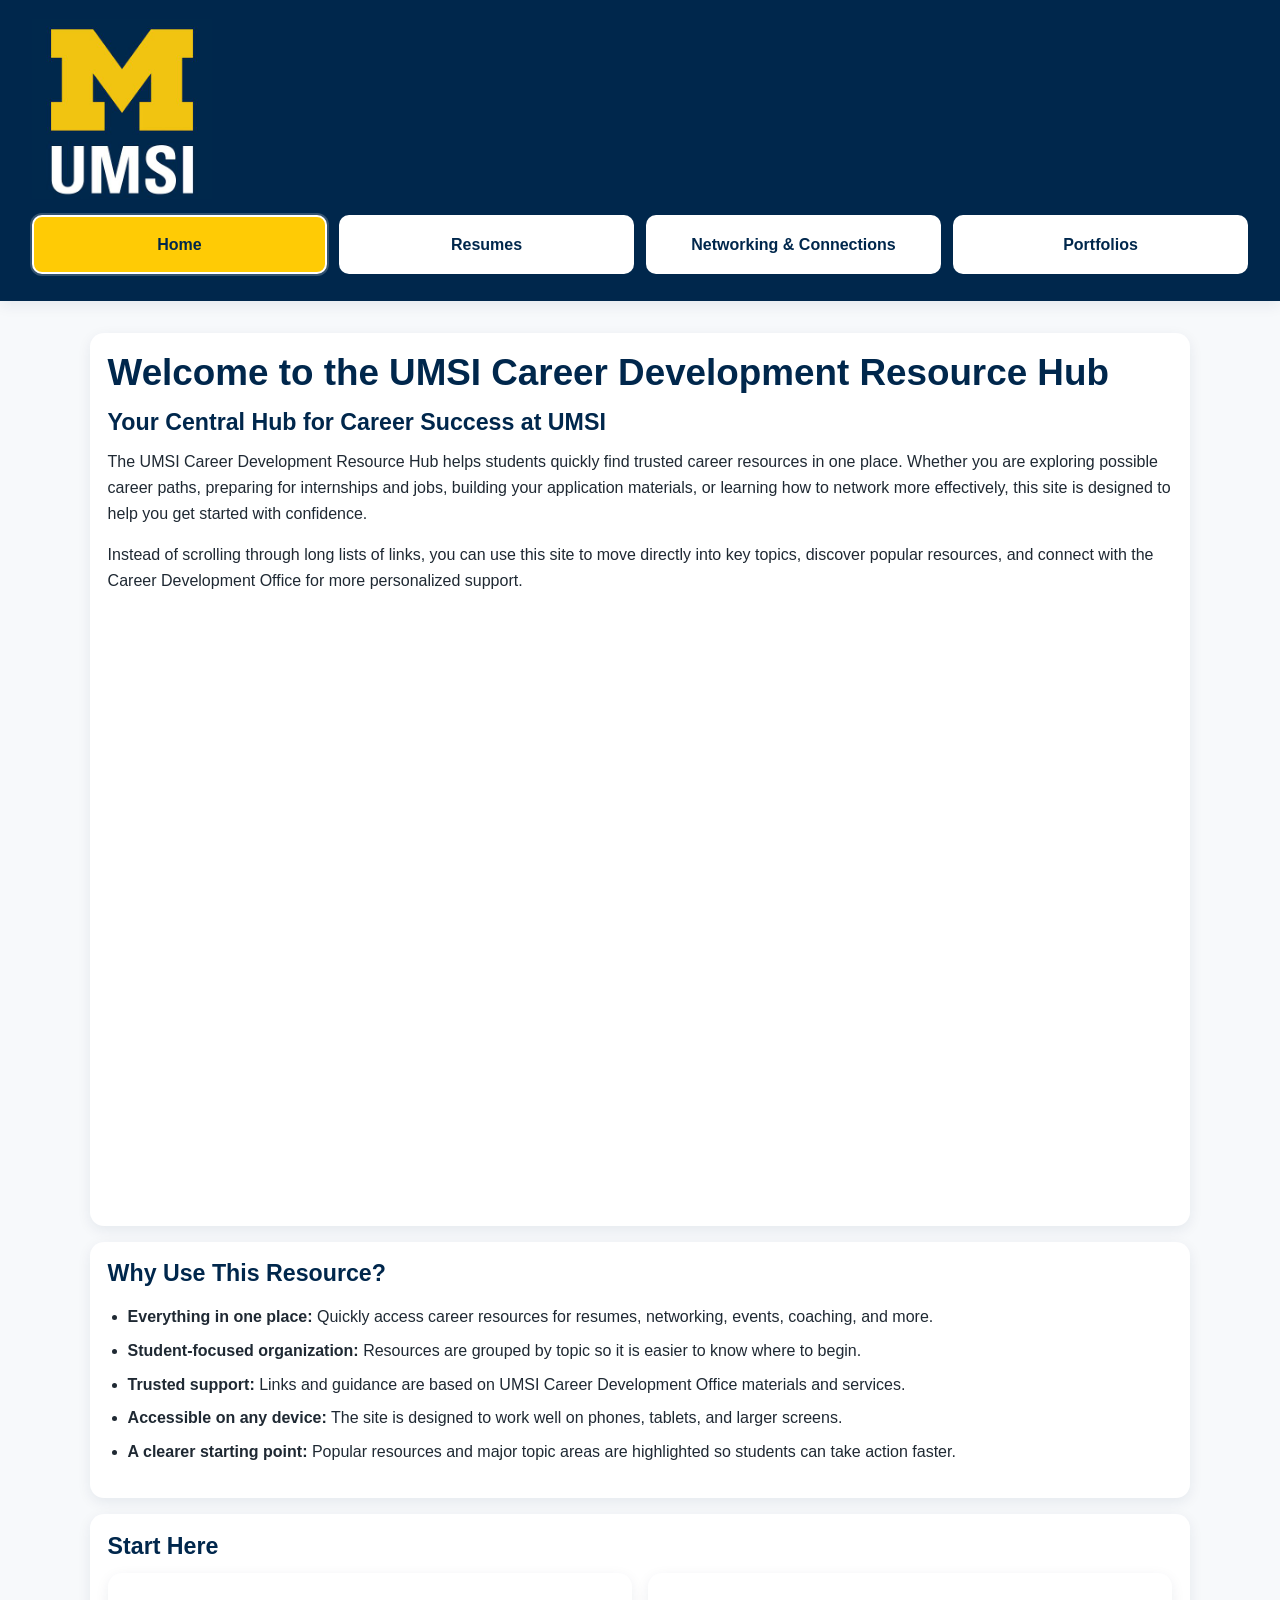
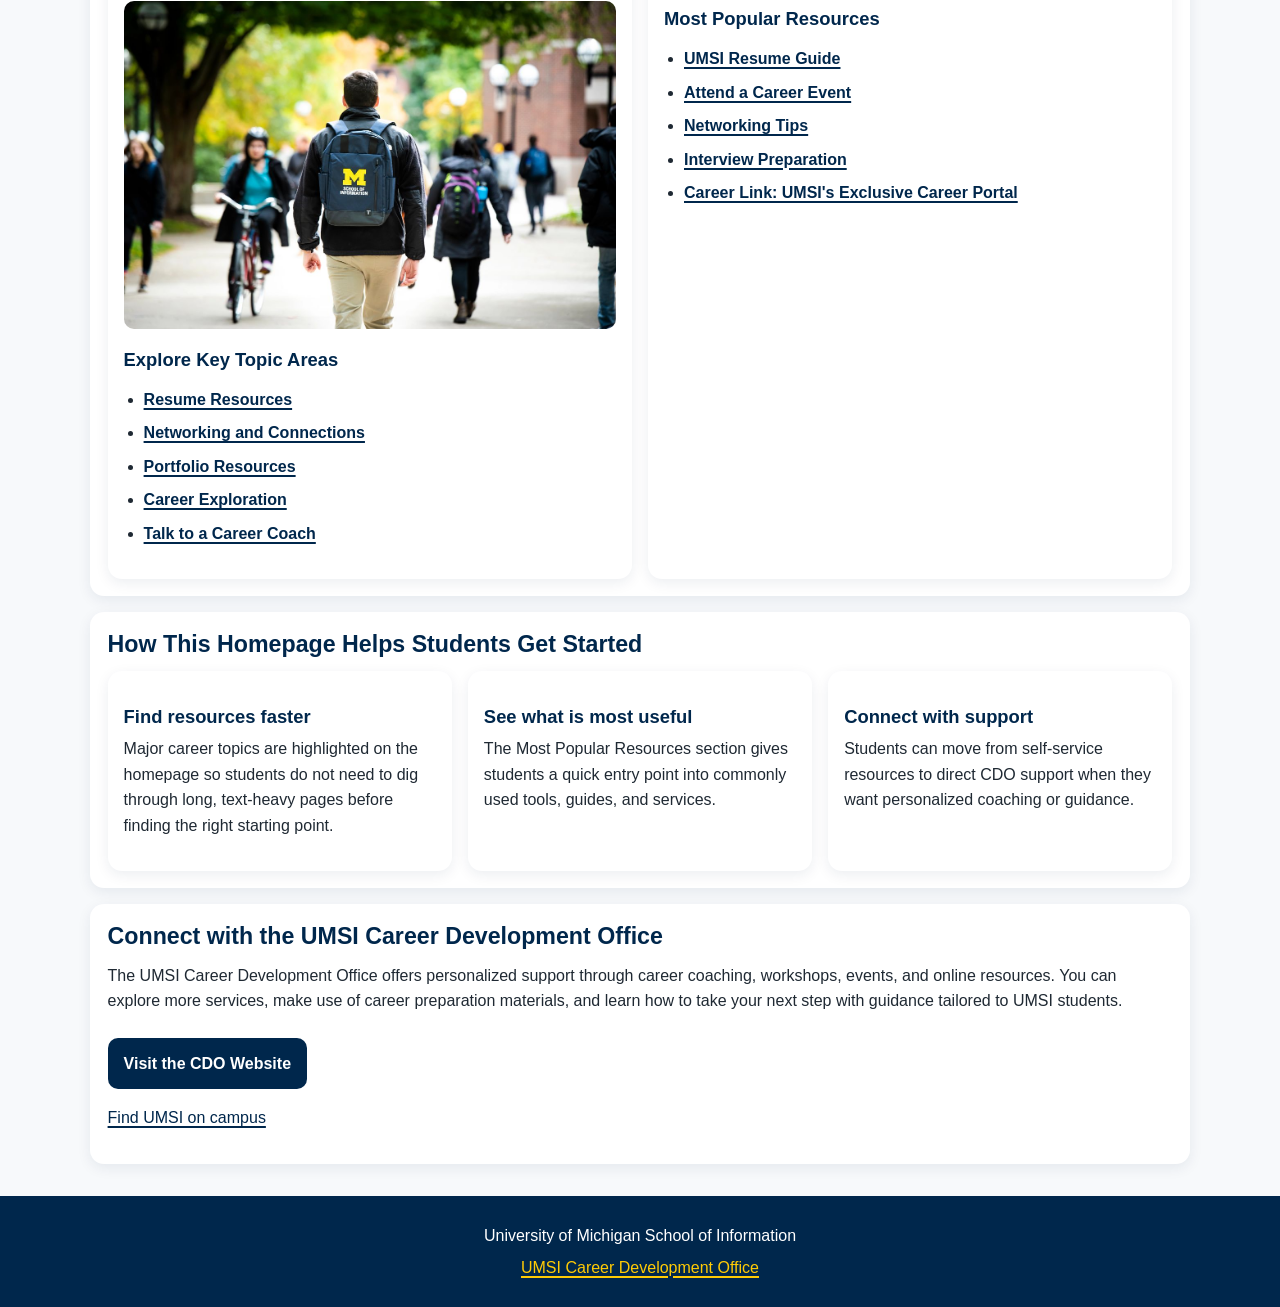
<file: index.html>
<!DOCTYPE html>
<html lang="en">
<head>
    <meta charset="UTF-8">
    <meta name="viewport" content="width=device-width, initial-scale=1.0">
    <link rel="stylesheet" href="css/style.css">
    <title>UMSI Career Development Resource Hub</title>
</head>
<body>
    <a class="skip-link" href="#main-content">Skip to Main Content</a>

    <header>
        <img src="images/UMSI_signature_vertical_informal_solidblue.jpg" alt="UMSI logo">
        <nav aria-label="Primary Navigation">
            <ul>
                <li><a class="active" aria-current="page" href="index.html">Home</a></li>
                <li><a href="resume.html">Resumes</a></li>
                <li><a href="networking.html">Networking &amp; Connections</a></li>
                <li><a href="portfolio.html">Portfolios</a></li>
            </ul>
        </nav>
    </header>

    <main id="main-content">
        <section>
            <h1>Welcome to the UMSI Career Development Resource Hub</h1>
            <h2>Your Central Hub for Career Success at UMSI</h2>
            <p>
                The UMSI Career Development Resource Hub helps students quickly find trusted career resources in one place. Whether you are exploring possible career paths, preparing for internships and jobs, building your application materials, or learning how to network more effectively, this site is designed to help you get started with confidence.
            </p>
            <p>
                Instead of scrolling through long lists of links, you can use this site to move directly into key topics, discover popular resources, and connect with the Career Development Office for more personalized support.
            </p>

            <div class="video-wrapper">
                <iframe
                    src="https://www.youtube.com/embed/GSjGeDYJ5Nk"
                    title="YouTube video about a summer internship experience in Detroit, Michigan"
                    allow="accelerometer; autoplay; clipboard-write; encrypted-media; gyroscope; picture-in-picture; web-share"
                    referrerpolicy="strict-origin-when-cross-origin"
                    allowfullscreen>
                </iframe>
            </div>
        </section>

        <section>
            <h2>Why Use This Resource?</h2>
            <ul>
                <li><strong>Everything in one place:</strong> Quickly access career resources for resumes, networking, events, coaching, and more.</li>
                <li><strong>Student-focused organization:</strong> Resources are grouped by topic so it is easier to know where to begin.</li>
                <li><strong>Trusted support:</strong> Links and guidance are based on UMSI Career Development Office materials and services.</li>
                <li><strong>Accessible on any device:</strong> The site is designed to work well on phones, tablets, and larger screens.</li>
                <li><strong>A clearer starting point:</strong> Popular resources and major topic areas are highlighted so students can take action faster.</li>
            </ul>
        </section>

        <section>
            <h2>Start Here</h2>
            <div class="grid-two">
                <div>
                    <img src="images/UMSI_CampusFall_UMSIBackpack_02.jpg" alt="A student wearing a UMSI backpack walks across campus in the fall.">
                    <h3>Explore Key Topic Areas</h3>
                    <ul>
                        <li><a href="resume.html">Resume Resources</a></li>
                        <li><a href="networking.html">Networking and Connections</a></li>
                        <li><a href="portfolio.html">Portfolio Resources</a></li>
                        <li><a href="https://www.si.umich.edu/student-experience/career-development" target="_blank" rel="noopener noreferrer">Career Exploration</a></li>
                        <li><a href="https://www.si.umich.edu/student-experience/career-development/career-coaching" target="_blank" rel="noopener noreferrer">Talk to a Career Coach</a></li>
                    </ul>
                </div>

                <div>
                    <h3>Most Popular Resources</h3>
                    <ul>
                        <li><a href="https://docs.google.com/document/d/1_1GfDJyVGIgE82MZjVhuWT_aB_2Hcj1NN62FUCXoR_o/edit?tab=t.0" target="_blank" rel="noopener noreferrer">UMSI Resume Guide</a></li>
                        <li><a href="https://umich.instructure.com/courses/137916/pages/attend-an-event" target="_blank" rel="noopener noreferrer">Attend a Career Event</a></li>
                        <li><a href="https://docs.google.com/document/d/18HMt79BU8ovGf9z7_P7No5tuwUS6qHNW5u0sgrepLtE/edit?tab=t.0" target="_blank" rel="noopener noreferrer">Networking Tips</a></li>
                        <li><a href="https://docs.google.com/presentation/d/15n-XqsFEntdbkZz89K-ohf7Or1NnCt5CQNDG-6fh2a0/edit?usp=sharing" target="_blank" rel="noopener noreferrer">Interview Preparation</a></li>
                        <li><a href="https://si-umich.12twenty.com/Login" target="_blank" rel="noopener noreferrer">Career Link: UMSI's Exclusive Career Portal</a></li>
                    </ul>
                </div>
            </div>
        </section>

        <section>
            <h2>How This Homepage Helps Students Get Started</h2>
            <div class="grid-cards">
                <div>
                    <h3>Find resources faster</h3>
                    <p>
                        Major career topics are highlighted on the homepage so students do not need to dig through long, text-heavy pages before finding the right starting point.
                    </p>
                </div>

                <div>
                    <h3>See what is most useful</h3>
                    <p>
                        The Most Popular Resources section gives students a quick entry point into commonly used tools, guides, and services.
                    </p>
                </div>

                <div>
                    <h3>Connect with support</h3>
                    <p>
                        Students can move from self-service resources to direct CDO support when they want personalized coaching or guidance.
                    </p>
                </div>
            </div>
        </section>

        <section>
            <h2>Connect with the UMSI Career Development Office</h2>
            <p>
                The UMSI Career Development Office offers personalized support through career coaching, workshops, events, and online resources. You can explore more services, make use of career preparation materials, and learn how to take your next step with guidance tailored to UMSI students.
            </p>
            <p>
                <a class="cta-link" href="https://umich.instructure.com/courses/137916" target="_blank" rel="noopener noreferrer">Visit the CDO Website</a>
            </p>
            <p>
                <a href="https://www.si.umich.edu/about-umsi/getting-umsi" target="_blank" rel="noopener noreferrer">Find UMSI on campus</a>
            </p>
        </section>

        <!-- Content adapted with the help of GenAI to organize homepage introduction text around the client goals and project requirements.
        OpenAI. (2026). ChatGPT [Large language model]. -->
    </main>

    <footer>
        <p>University of Michigan School of Information</p>
        <p><a href="https://umich.instructure.com/courses/137916" target="_blank" rel="noopener noreferrer">UMSI Career Development Office</a></p>
    </footer>
</body>
</html>
</file>
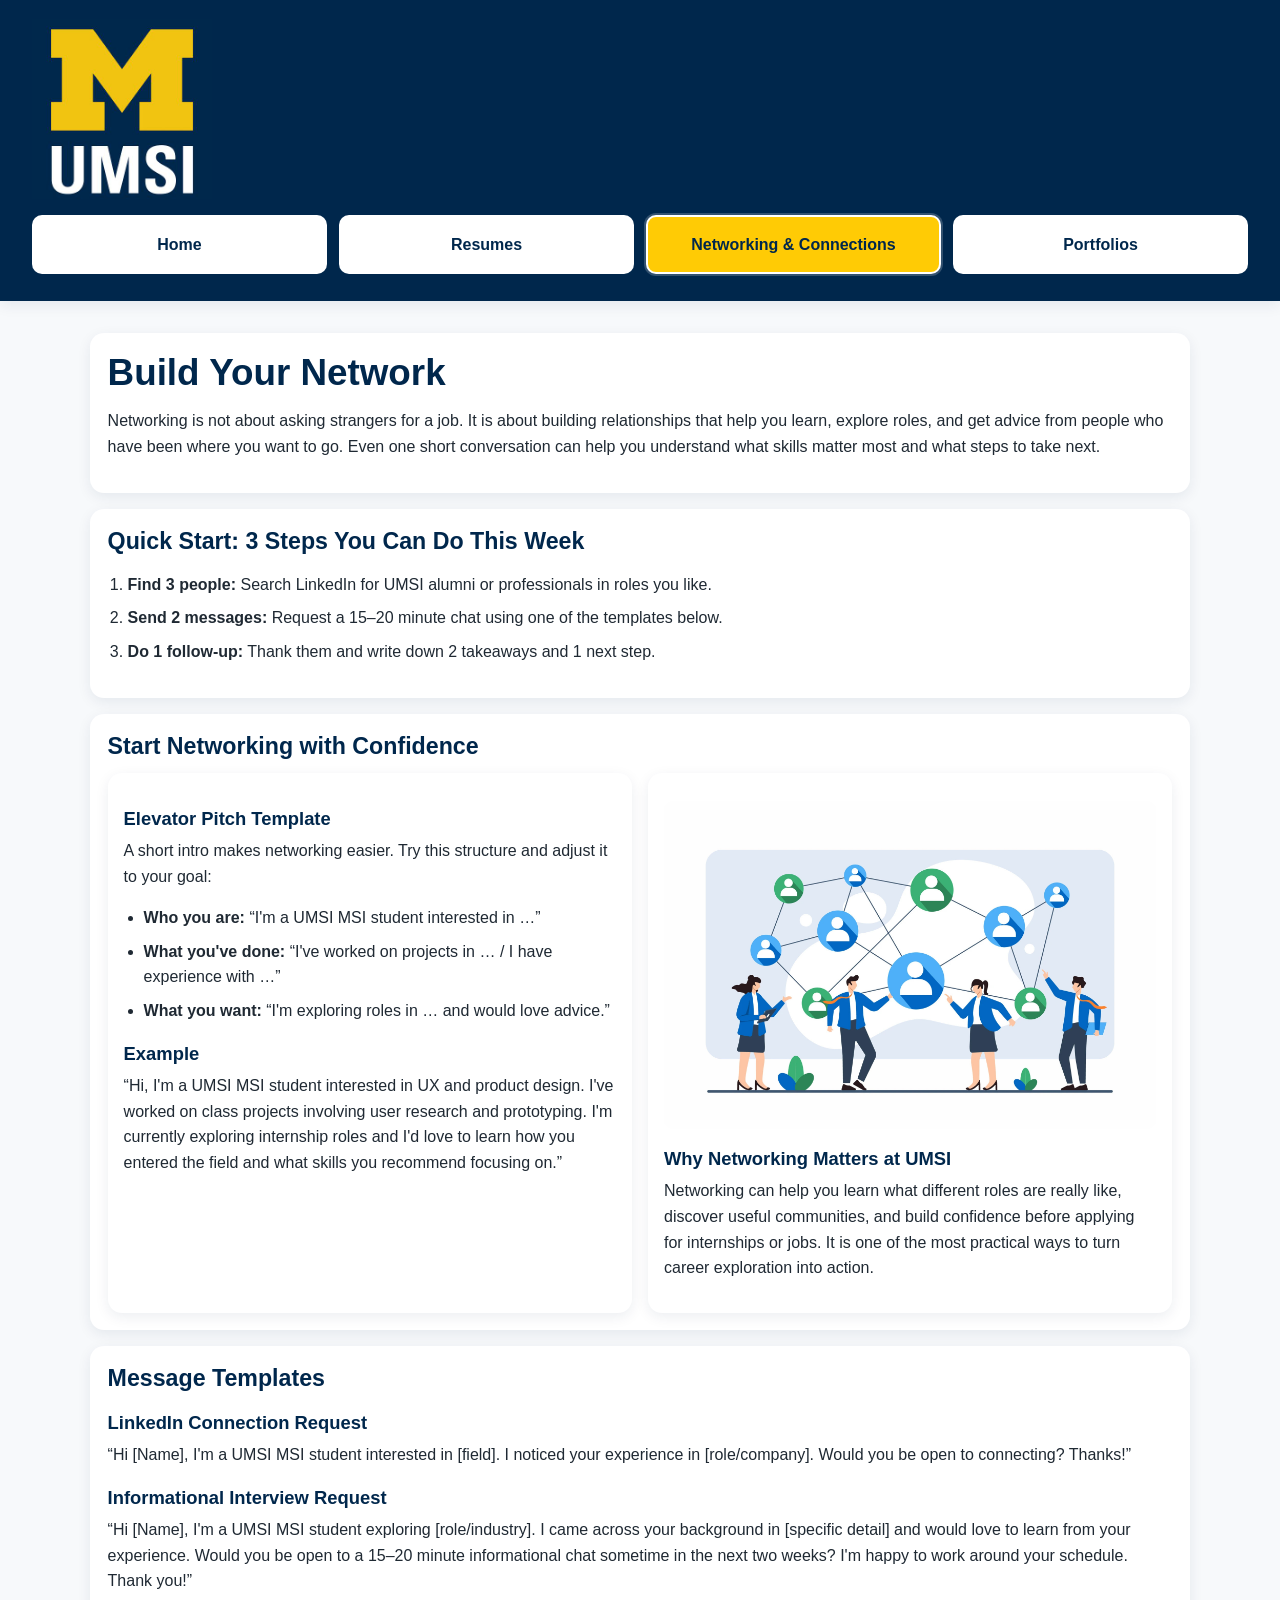
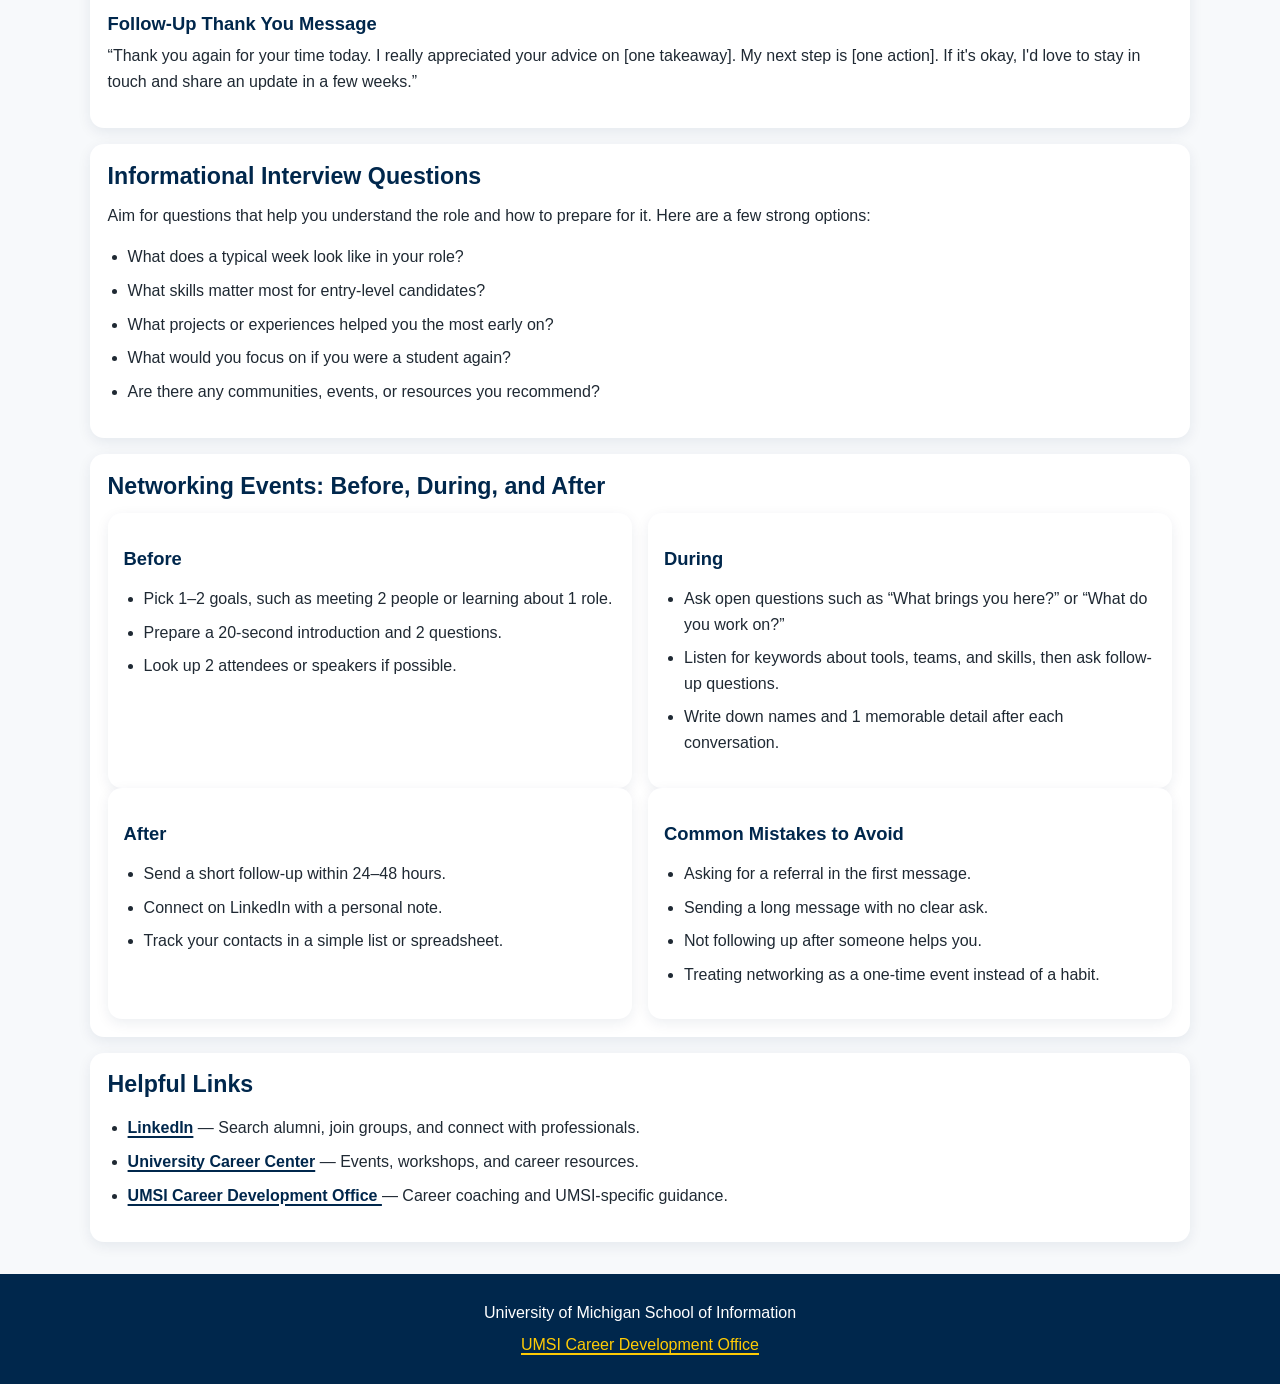
<file: networking.html>
<!DOCTYPE html>
<html lang="en">
<head>
    <meta charset="UTF-8">
    <meta name="viewport" content="width=device-width, initial-scale=1.0">
    <title>Networking and Connections | UMSI Career Resources</title>
    <link rel="stylesheet" href="css/style.css">
</head>
<body>
    <a class="skip-link" href="#main-content">Skip to Main Content</a>

    <header>
        <img src="images/UMSI_signature_vertical_informal_solidblue.jpg" alt="UMSI logo">
        <nav aria-label="Primary Navigation">
            <ul>
                <li><a href="index.html">Home</a></li>
                <li><a href="resume.html">Resumes</a></li>
                <li><a class="active" aria-current="page" href="networking.html">Networking &amp; Connections</a></li>
                <li><a href="portfolio.html">Portfolios</a></li>
            </ul>
        </nav>
    </header>

    <main id="main-content">
        <section>
            <h1>Build Your Network</h1>
            <p>
                Networking is not about asking strangers for a job. It is about building relationships that help you learn,
                explore roles, and get advice from people who have been where you want to go. Even one short conversation can
                help you understand what skills matter most and what steps to take next.
            </p>
        </section>

        <section>
            <h2>Quick Start: 3 Steps You Can Do This Week</h2>
            <ol>
                <li><strong>Find 3 people:</strong> Search LinkedIn for UMSI alumni or professionals in roles you like.</li>
                <li><strong>Send 2 messages:</strong> Request a 15–20 minute chat using one of the templates below.</li>
                <li><strong>Do 1 follow-up:</strong> Thank them and write down 2 takeaways and 1 next step.</li>
            </ol>
        </section>

        <section>
            <h2>Start Networking with Confidence</h2>
            <div class="grid-two">
                <div>
                    <h3>Elevator Pitch Template</h3>
                    <p>
                        A short intro makes networking easier. Try this structure and adjust it to your goal:
                    </p>
                    <ul>
                        <li><strong>Who you are:</strong> “I'm a UMSI MSI student interested in …”</li>
                        <li><strong>What you've done:</strong> “I've worked on projects in … / I have experience with …”</li>
                        <li><strong>What you want:</strong> “I'm exploring roles in … and would love advice.”</li>
                    </ul>

                    <h3>Example</h3>
                    <p>
                        “Hi, I'm a UMSI MSI student interested in UX and product design. I've worked on class projects involving
                        user research and prototyping. I'm currently exploring internship roles and I'd love to learn how you
                        entered the field and what skills you recommend focusing on.”
                    </p>
                </div>

                <div>
                    <img src="images/networking_pic.jpg"
                        alt="Illustration of people building professional connections.">
                    <h3>Why Networking Matters at UMSI</h3>
                    <p>
                        Networking can help you learn what different roles are really like, discover useful communities,
                        and build confidence before applying for internships or jobs. It is one of the most practical ways
                        to turn career exploration into action.
                    </p>
                </div>
            </div>
        </section>

        <section>
            <h2>Message Templates</h2>

            <h3>LinkedIn Connection Request</h3>
            <p>
                “Hi [Name], I'm a UMSI MSI student interested in [field]. I noticed your experience in [role/company].
                Would you be open to connecting? Thanks!”
            </p>

            <h3>Informational Interview Request</h3>
            <p>
                “Hi [Name], I'm a UMSI MSI student exploring [role/industry]. I came across your background in
                [specific detail] and would love to learn from your experience. Would you be open to a 15–20 minute
                informational chat sometime in the next two weeks? I'm happy to work around your schedule. Thank you!”
            </p>

            <h3>Follow-Up Thank You Message</h3>
            <p>
                “Thank you again for your time today. I really appreciated your advice on [one takeaway]. My next step is
                [one action]. If it's okay, I'd love to stay in touch and share an update in a few weeks.”
            </p>
        </section>

        <section>
            <h2>Informational Interview Questions</h2>
            <p>
                Aim for questions that help you understand the role and how to prepare for it. Here are a few strong options:
            </p>
            <ul>
                <li>What does a typical week look like in your role?</li>
                <li>What skills matter most for entry-level candidates?</li>
                <li>What projects or experiences helped you the most early on?</li>
                <li>What would you focus on if you were a student again?</li>
                <li>Are there any communities, events, or resources you recommend?</li>
            </ul>
        </section>

        <section>
            <h2>Networking Events: Before, During, and After</h2>
            <div class="grid-two">
                <div>
                    <h3>Before</h3>
                    <ul>
                        <li>Pick 1–2 goals, such as meeting 2 people or learning about 1 role.</li>
                        <li>Prepare a 20-second introduction and 2 questions.</li>
                        <li>Look up 2 attendees or speakers if possible.</li>
                    </ul>
                </div>

                <div>
                    <h3>During</h3>
                    <ul>
                        <li>Ask open questions such as “What brings you here?” or “What do you work on?”</li>
                        <li>Listen for keywords about tools, teams, and skills, then ask follow-up questions.</li>
                        <li>Write down names and 1 memorable detail after each conversation.</li>
                    </ul>
                </div>
            </div>

            <div class="grid-two">
                <div>
                    <h3>After</h3>
                    <ul>
                        <li>Send a short follow-up within 24–48 hours.</li>
                        <li>Connect on LinkedIn with a personal note.</li>
                        <li>Track your contacts in a simple list or spreadsheet.</li>
                    </ul>
                </div>

                <div>
                    <h3>Common Mistakes to Avoid</h3>
                    <ul>
                        <li>Asking for a referral in the first message.</li>
                        <li>Sending a long message with no clear ask.</li>
                        <li>Not following up after someone helps you.</li>
                        <li>Treating networking as a one-time event instead of a habit.</li>
                    </ul>
                </div>
            </div>
        </section>

        <section>
            <h2>Helpful Links</h2>
            <ul>
                <li>
                    <a href="https://www.linkedin.com/" target="_blank" rel="noopener noreferrer">LinkedIn</a>
                    — Search alumni, join groups, and connect with professionals.
                </li>
                <li>
                    <a href="https://careercenter.umich.edu/" target="_blank" rel="noopener noreferrer">University Career Center</a>
                    — Events, workshops, and career resources.
                </li>
                <li>
                    <a href="https://www.si.umich.edu/student-experience/career-development-office" target="_blank" rel="noopener noreferrer">
                        UMSI Career Development Office
                    </a>
                    — Career coaching and UMSI-specific guidance.
                </li>
            </ul>
        </section>

        <!-- Content adapted with the help of GenAI to organize networking guidance, templates, and action steps for students.
        OpenAI. (2026). ChatGPT [Large language model]. -->
    </main>

    <footer>
        <p>University of Michigan School of Information</p>
        <p>
            <a href="https://umich.instructure.com/courses/137916" target="_blank" rel="noopener noreferrer">
                UMSI Career Development Office
            </a>
        </p>
    </footer>
</body>
</html>
</file>
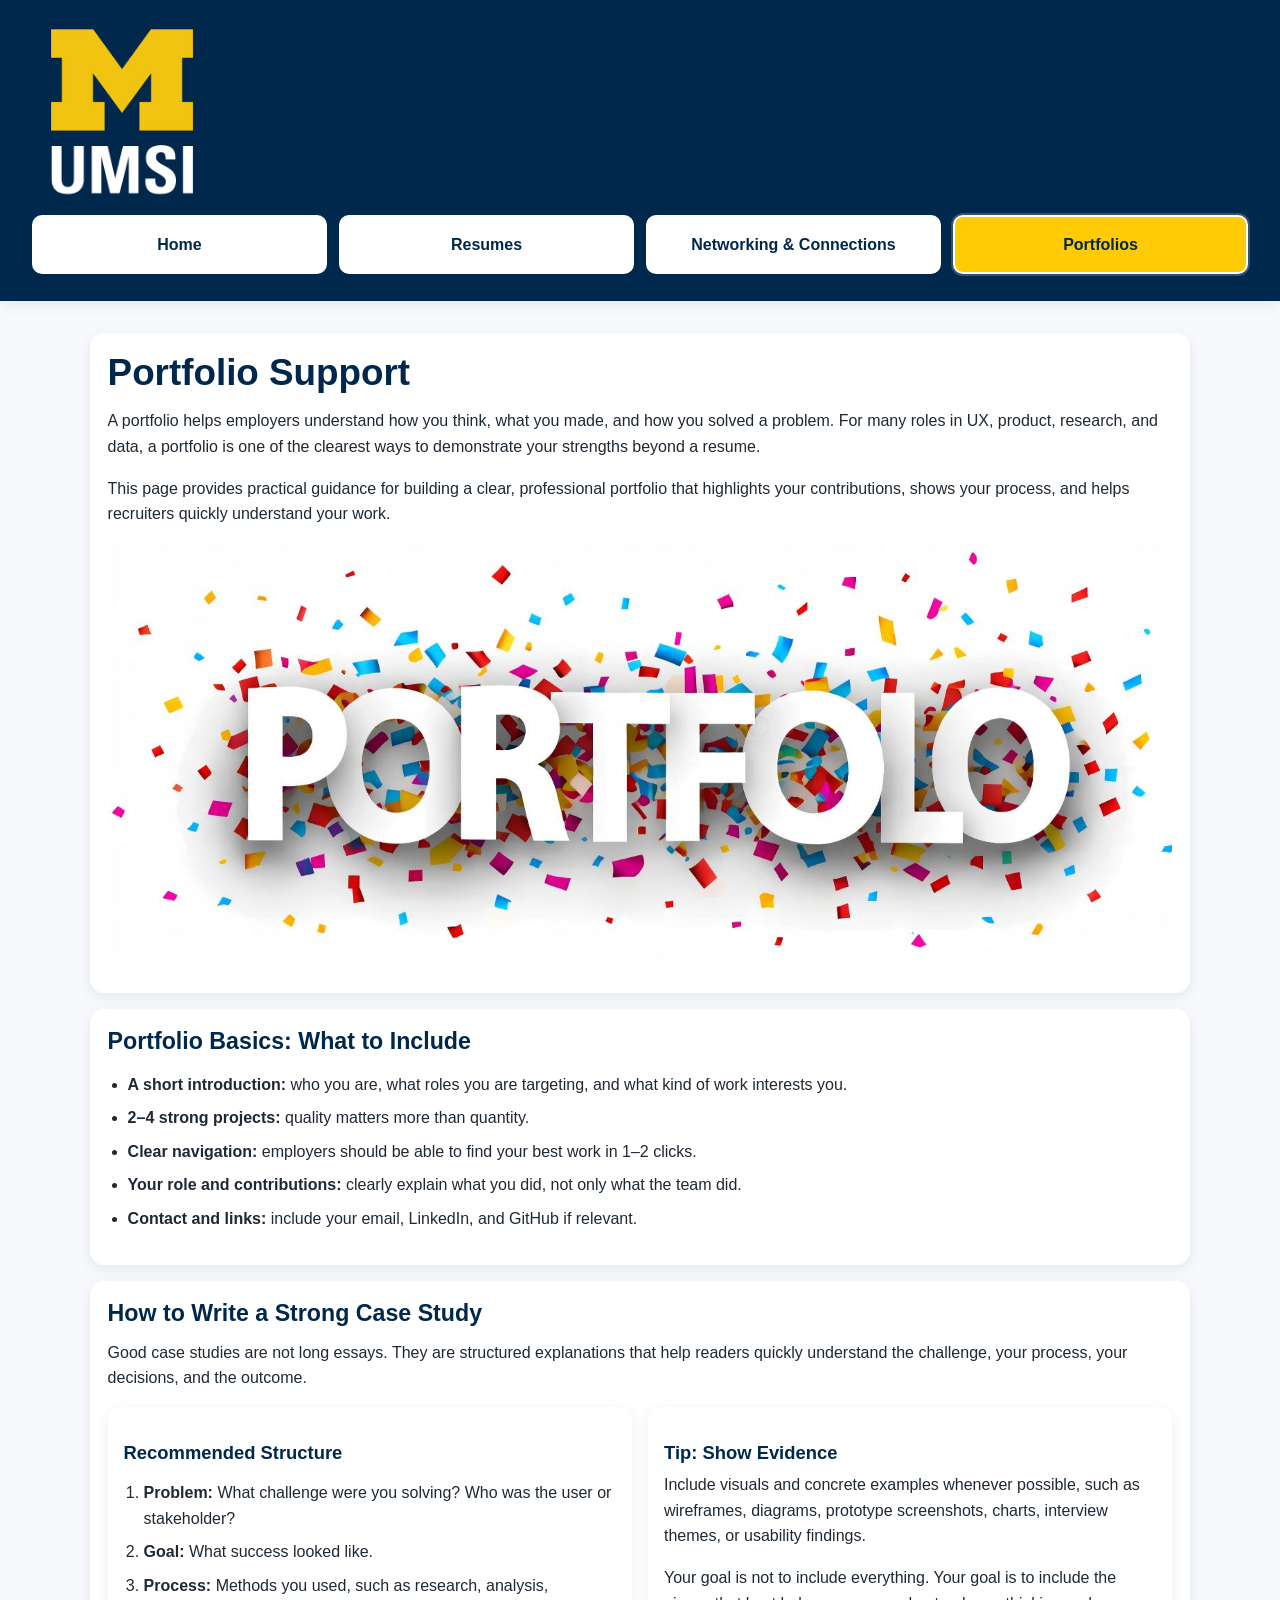
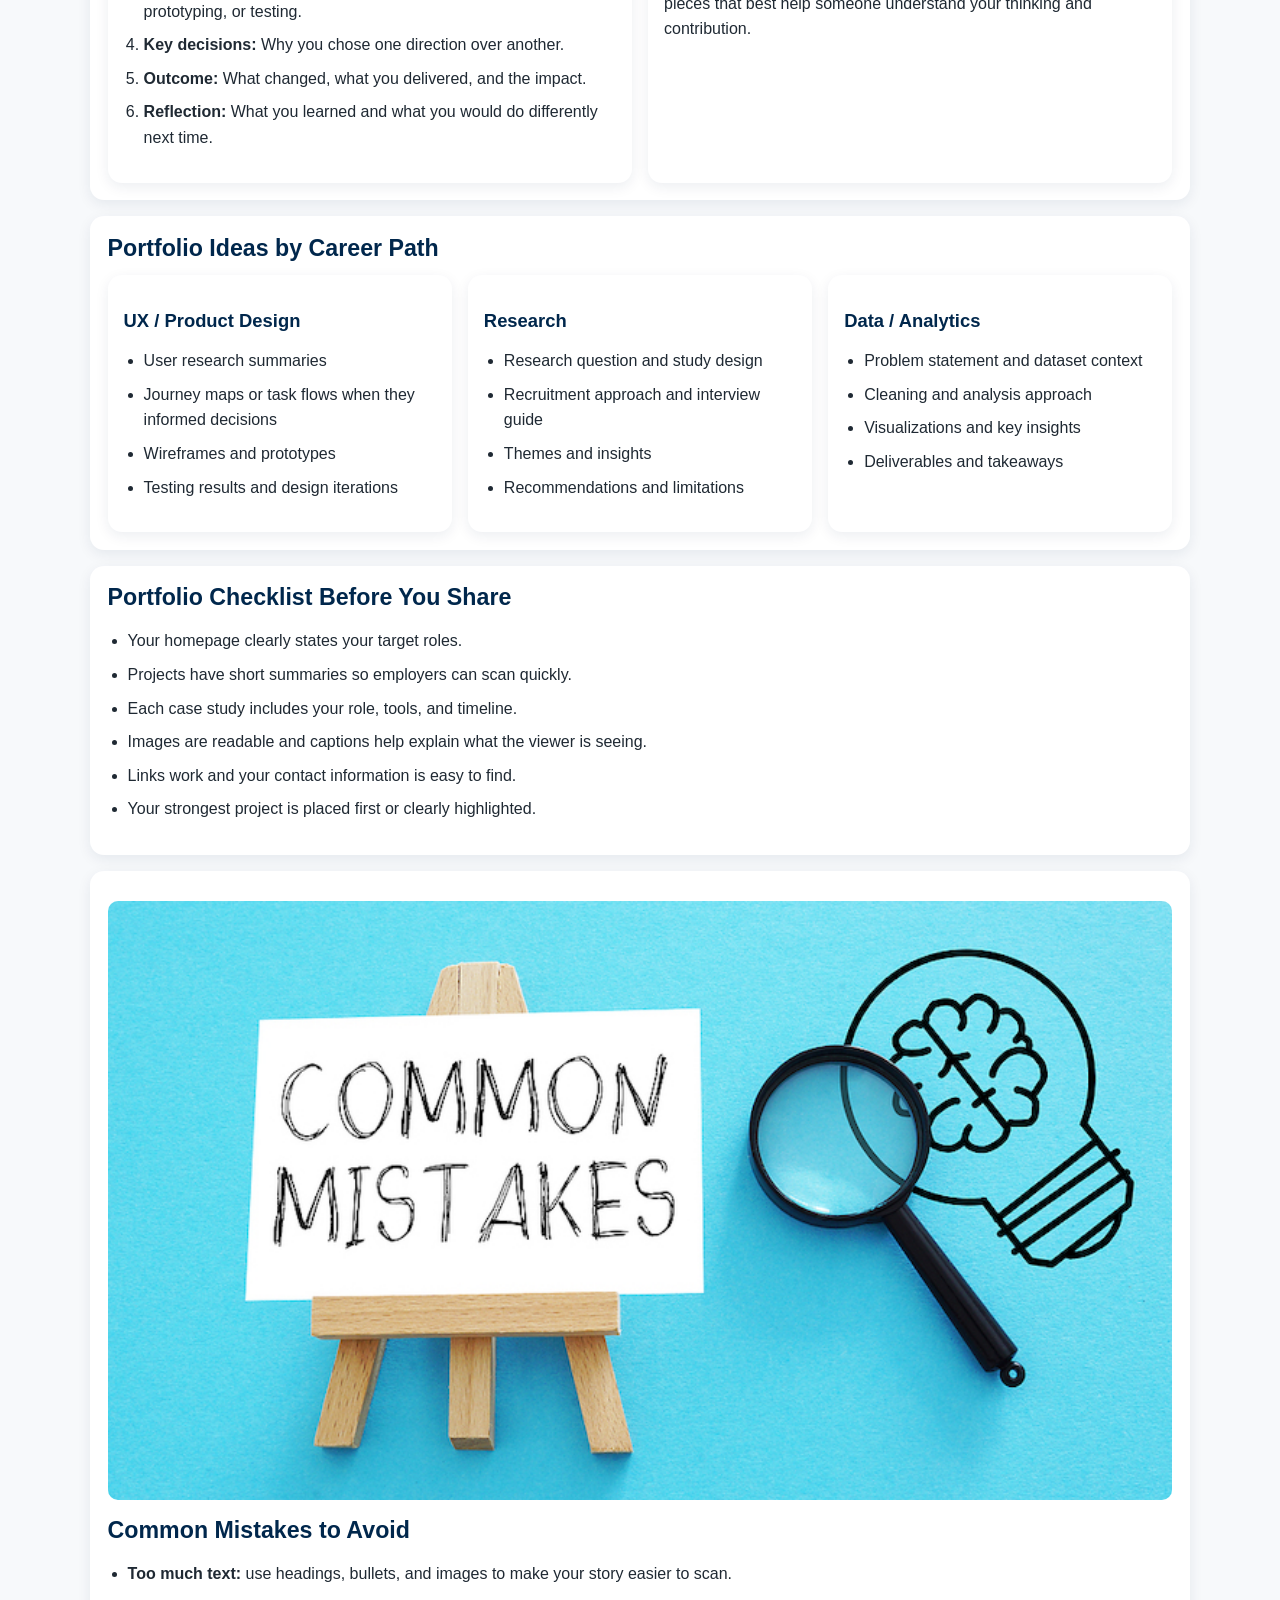
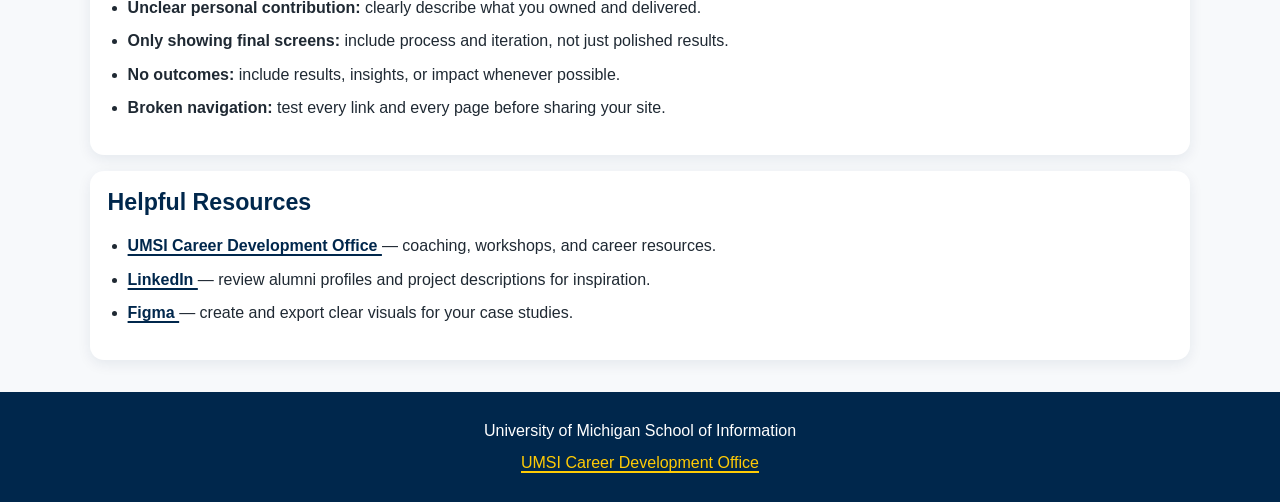
<file: portfolio.html>
<!DOCTYPE html>
<html lang="en">
<head>
    <meta charset="UTF-8">
    <meta name="viewport" content="width=device-width, initial-scale=1.0">
    <title>Portfolios | UMSI Career Resources</title>
    <link rel="stylesheet" href="css/style.css">
</head>
<body>
    <a class="skip-link" href="#main-content">Skip to Main Content</a>

    <header>
        <img src="images/UMSI_signature_vertical_informal_solidblue.jpg" alt="UMSI logo">
        <nav aria-label="Primary Navigation">
            <ul>
                <li><a href="index.html">Home</a></li>
                <li><a href="resume.html">Resumes</a></li>
                <li><a href="networking.html">Networking &amp; Connections</a></li>
                <li><a class="active" aria-current="page" href="portfolio.html">Portfolios</a></li>
            </ul>
        </nav>
    </header>

    <main id="main-content">
        <section>
            <h1>Portfolio Support</h1>
            <p>
                A portfolio helps employers understand how you think, what you made, and how you solved a problem. For many roles in UX, product, research, and data, a portfolio is one of the clearest ways to demonstrate your strengths beyond a resume.
            </p>
            <p>
                This page provides practical guidance for building a clear, professional portfolio that highlights your contributions, shows your process, and helps recruiters quickly understand your work.
            </p>
            <img
                src="images/portfolio-banner.jpg"
                alt="Graphic displaying the word Portfolio.">
        </section>

        <section>
            <h2>Portfolio Basics: What to Include</h2>
            <ul>
                <li><strong>A short introduction:</strong> who you are, what roles you are targeting, and what kind of work interests you.</li>
                <li><strong>2–4 strong projects:</strong> quality matters more than quantity.</li>
                <li><strong>Clear navigation:</strong> employers should be able to find your best work in 1–2 clicks.</li>
                <li><strong>Your role and contributions:</strong> clearly explain what you did, not only what the team did.</li>
                <li><strong>Contact and links:</strong> include your email, LinkedIn, and GitHub if relevant.</li>
            </ul>
        </section>

        <section>
            <h2>How to Write a Strong Case Study</h2>
            <p>
                Good case studies are not long essays. They are structured explanations that help readers quickly understand the challenge, your process, your decisions, and the outcome.
            </p>

            <div class="grid-two">
                <div>
                    <h3>Recommended Structure</h3>
                    <ol>
                        <li><strong>Problem:</strong> What challenge were you solving? Who was the user or stakeholder?</li>
                        <li><strong>Goal:</strong> What success looked like.</li>
                        <li><strong>Process:</strong> Methods you used, such as research, analysis, prototyping, or testing.</li>
                        <li><strong>Key decisions:</strong> Why you chose one direction over another.</li>
                        <li><strong>Outcome:</strong> What changed, what you delivered, and the impact.</li>
                        <li><strong>Reflection:</strong> What you learned and what you would do differently next time.</li>
                    </ol>
                </div>

                <div>
                    <h3>Tip: Show Evidence</h3>
                    <p>
                        Include visuals and concrete examples whenever possible, such as wireframes, diagrams, prototype screenshots, charts, interview themes, or usability findings.
                    </p>
                    <p>
                        Your goal is not to include everything. Your goal is to include the pieces that best help someone understand your thinking and contribution.
                    </p>
                </div>
            </div>
        </section>

        <section>
            <h2>Portfolio Ideas by Career Path</h2>
            <div class="grid-cards">
                <div>
                    <h3>UX / Product Design</h3>
                    <ul>
                        <li>User research summaries</li>
                        <li>Journey maps or task flows when they informed decisions</li>
                        <li>Wireframes and prototypes</li>
                        <li>Testing results and design iterations</li>
                    </ul>
                </div>

                <div>
                    <h3>Research</h3>
                    <ul>
                        <li>Research question and study design</li>
                        <li>Recruitment approach and interview guide</li>
                        <li>Themes and insights</li>
                        <li>Recommendations and limitations</li>
                    </ul>
                </div>

                <div>
                    <h3>Data / Analytics</h3>
                    <ul>
                        <li>Problem statement and dataset context</li>
                        <li>Cleaning and analysis approach</li>
                        <li>Visualizations and key insights</li>
                        <li>Deliverables and takeaways</li>
                    </ul>
                </div>
            </div>
        </section>

        <section>
            <h2>Portfolio Checklist Before You Share</h2>
            <ul>
                <li>Your homepage clearly states your target roles.</li>
                <li>Projects have short summaries so employers can scan quickly.</li>
                <li>Each case study includes your role, tools, and timeline.</li>
                <li>Images are readable and captions help explain what the viewer is seeing.</li>
                <li>Links work and your contact information is easy to find.</li>
                <li>Your strongest project is placed first or clearly highlighted.</li>
            </ul>
        </section>

        <section>
            <img
                src="images/common-mistakes.jpg"
                alt="Graphic showing common portfolio mistakes.">
            <h2>Common Mistakes to Avoid</h2>
            <ul>
                <li><strong>Too much text:</strong> use headings, bullets, and images to make your story easier to scan.</li>
                <li><strong>Unclear personal contribution:</strong> clearly describe what you owned and delivered.</li>
                <li><strong>Only showing final screens:</strong> include process and iteration, not just polished results.</li>
                <li><strong>No outcomes:</strong> include results, insights, or impact whenever possible.</li>
                <li><strong>Broken navigation:</strong> test every link and every page before sharing your site.</li>
            </ul>
        </section>

        <section>
            <h2>Helpful Resources</h2>
            <ul>
                <li>
                    <a href="https://www.si.umich.edu/student-experience/career-development-office" target="_blank" rel="noopener noreferrer">
                        UMSI Career Development Office
                    </a>
                    — coaching, workshops, and career resources.
                </li>
                <li>
                    <a href="https://www.linkedin.com/" target="_blank" rel="noopener noreferrer">
                        LinkedIn
                    </a>
                    — review alumni profiles and project descriptions for inspiration.
                </li>
                <li>
                    <a href="https://www.figma.com/" target="_blank" rel="noopener noreferrer">
                        Figma
                    </a>
                    — create and export clear visuals for your case studies.
                </li>
            </ul>
        </section>

        <!-- Content adapted with the help of GenAI to organize portfolio guidance, case-study structure, and student-facing action steps.
        OpenAI. (2026). ChatGPT [Large language model]. -->
    </main>

    <footer>
        <p>University of Michigan School of Information</p>
        <p>
            <a href="https://umich.instructure.com/courses/137916" target="_blank" rel="noopener noreferrer">
                UMSI Career Development Office
            </a>
        </p>
    </footer>
</body>
</html>
</file>
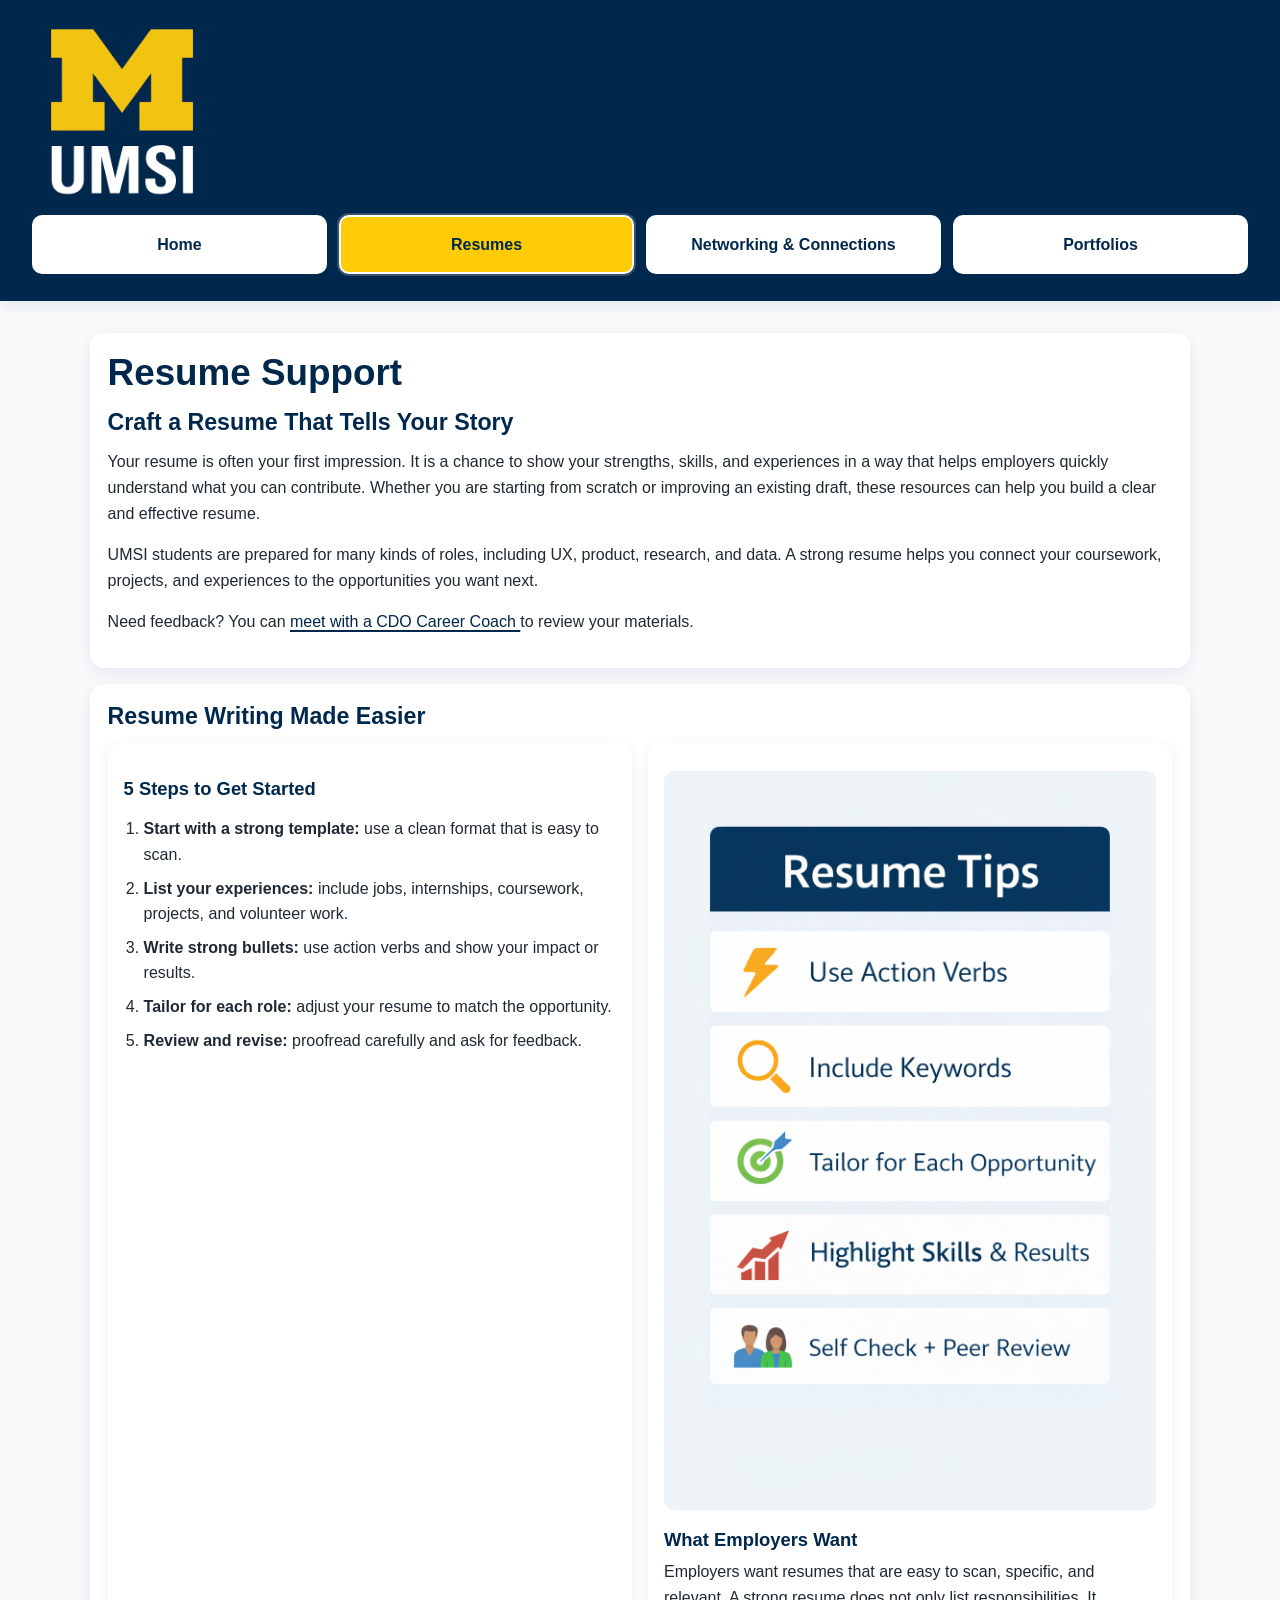
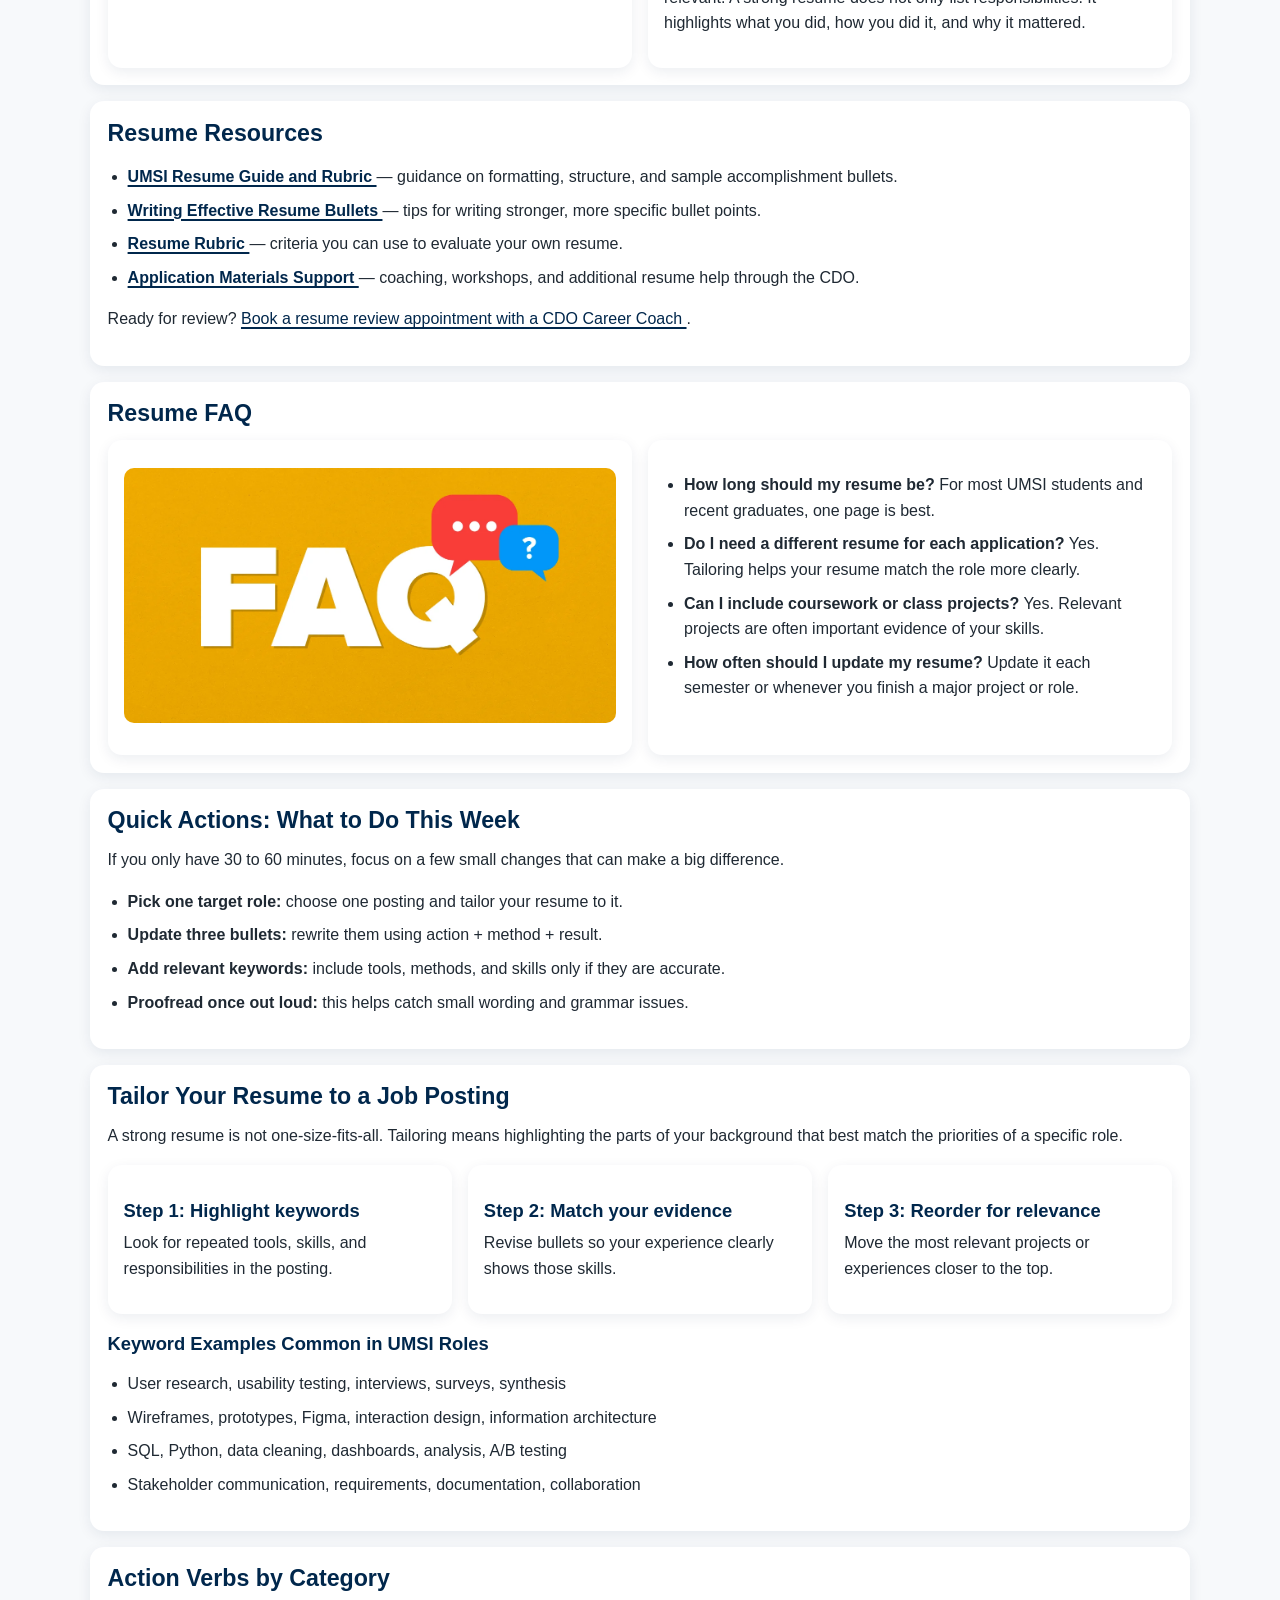
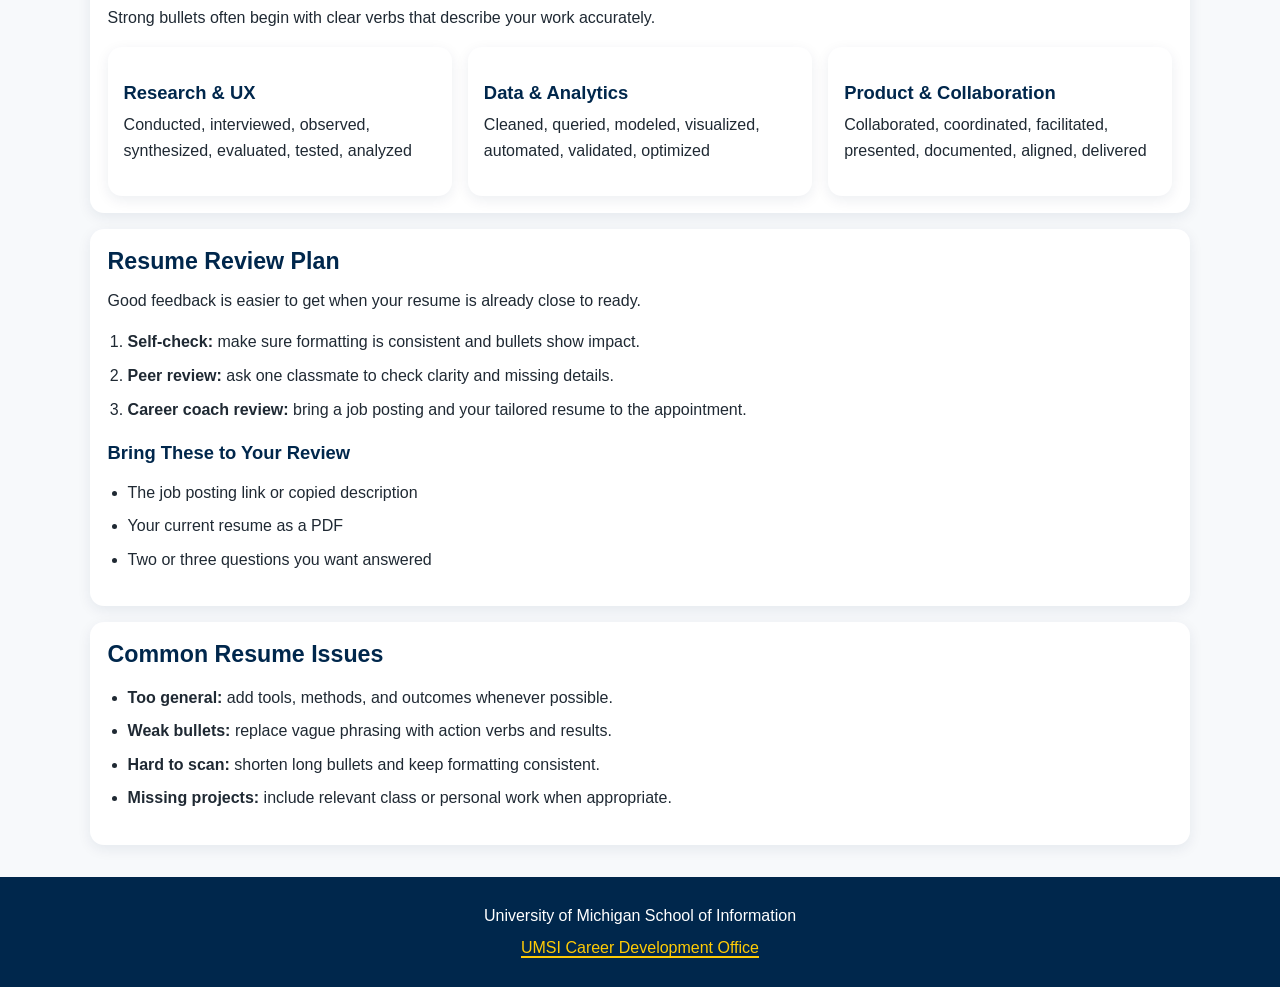
<file: resume.html>
<!DOCTYPE html>
<html lang="en">
<head>
    <meta charset="UTF-8">
    <meta name="viewport" content="width=device-width, initial-scale=1.0">
    <title>Resumes | UMSI Career Resources</title>
    <link rel="stylesheet" href="css/style.css">
</head>
<body>
    <a class="skip-link" href="#main-content">Skip to Main Content</a>

    <header>
        <img src="images/UMSI_signature_vertical_informal_solidblue.jpg" alt="UMSI logo">
        <nav aria-label="Primary Navigation">
            <ul>
                <li><a href="index.html">Home</a></li>
                <li><a class="active" aria-current="page" href="resume.html">Resumes</a></li>
                <li><a href="networking.html">Networking &amp; Connections</a></li>
                <li><a href="portfolio.html">Portfolios</a></li>
            </ul>
        </nav>
    </header>

    <main id="main-content">
        <section>
            <h1>Resume Support</h1>
            <h2>Craft a Resume That Tells Your Story</h2>
            <p>
                Your resume is often your first impression. It is a chance to show your strengths, skills, and experiences
                in a way that helps employers quickly understand what you can contribute. Whether you are starting from
                scratch or improving an existing draft, these resources can help you build a clear and effective resume.
            </p>
            <p>
                UMSI students are prepared for many kinds of roles, including UX, product, research, and data. A strong
                resume helps you connect your coursework, projects, and experiences to the opportunities you want next.
            </p>
            <p>
                Need feedback? You can
                <a href="https://umich.instructure.com/courses/137916/pages/talk-to-a-career-coach" target="_blank" rel="noopener noreferrer">
                    meet with a CDO Career Coach
                </a>
                to review your materials.
            </p>
        </section>

        <section>
            <h2>Resume Writing Made Easier</h2>
            <div class="grid-two">
                <div>
                    <h3>5 Steps to Get Started</h3>
                    <ol>
                        <li><strong>Start with a strong template:</strong> use a clean format that is easy to scan.</li>
                        <li><strong>List your experiences:</strong> include jobs, internships, coursework, projects, and volunteer work.</li>
                        <li><strong>Write strong bullets:</strong> use action verbs and show your impact or results.</li>
                        <li><strong>Tailor for each role:</strong> adjust your resume to match the opportunity.</li>
                        <li><strong>Review and revise:</strong> proofread carefully and ask for feedback.</li>
                    </ol>
                </div>

                <div>
                    <img
                        src="images/Resume_Tips.jpg"
                        alt="Graphic with resume tips for students.">
                    <h3>What Employers Want</h3>
                    <p>
                        Employers want resumes that are easy to scan, specific, and relevant. A strong resume does not only
                        list responsibilities. It highlights what you did, how you did it, and why it mattered.
                    </p>
                </div>
            </div>
        </section>

        <section>
            <h2>Resume Resources</h2>
            <ul>
                <li>
                    <a href="https://docs.google.com/document/d/1_1GfDJyVGIgE82MZjVhuWT_aB_2Hcj1NN62FUCXoR_o/edit?tab=t.0" target="_blank" rel="noopener noreferrer">
                        UMSI Resume Guide and Rubric
                    </a>
                    — guidance on formatting, structure, and sample accomplishment bullets.
                </li>
                <li>
                    <a href="https://docs.google.com/document/d/1-EVZYH_Fic4mfLVGOXyHTSeRwBWmmi2WHSgGDLGGPEs/edit?tab=t.0" target="_blank" rel="noopener noreferrer">
                        Writing Effective Resume Bullets
                    </a>
                    — tips for writing stronger, more specific bullet points.
                </li>
                <li>
                    <a href="https://docs.google.com/document/d/1vJMfgw9nwpHN9Sy0L0RP0aNBbaDSsiLPc2vy-doac6s/edit?tab=t.0" target="_blank" rel="noopener noreferrer">
                        Resume Rubric
                    </a>
                    — criteria you can use to evaluate your own resume.
                </li>
                <li>
                    <a href="https://umich.instructure.com/courses/137916/pages/talk-to-a-career-coach" target="_blank" rel="noopener noreferrer">
                        Application Materials Support
                    </a>
                    — coaching, workshops, and additional resume help through the CDO.
                </li>
            </ul>

            <p>
                Ready for review?
                <a href="https://docs.google.com/document/d/17iiiupSY-K5QHzd6jtwF2feZfsE90QADjKJkUeldmKM/edit?tab=t.0" target="_blank" rel="noopener noreferrer">
                    Book a resume review appointment with a CDO Career Coach
                </a>.
            </p>
        </section>

        <section>
            <h2>Resume FAQ</h2>
            <div class="grid-two">
                <div>
                    <img
                        src="images/FAQ.jpg"
                        alt="Graphic with large white letters FAQ on a yellow background with speech bubbles and a question mark.">
                </div>

                <div>
                    <ul>
                        <li><strong>How long should my resume be?</strong> For most UMSI students and recent graduates, one page is best.</li>
                        <li><strong>Do I need a different resume for each application?</strong> Yes. Tailoring helps your resume match the role more clearly.</li>
                        <li><strong>Can I include coursework or class projects?</strong> Yes. Relevant projects are often important evidence of your skills.</li>
                        <li><strong>How often should I update my resume?</strong> Update it each semester or whenever you finish a major project or role.</li>
                    </ul>
                </div>
            </div>
        </section>

        <section>
            <h2>Quick Actions: What to Do This Week</h2>
            <p>
                If you only have 30 to 60 minutes, focus on a few small changes that can make a big difference.
            </p>
            <ul>
                <li><strong>Pick one target role:</strong> choose one posting and tailor your resume to it.</li>
                <li><strong>Update three bullets:</strong> rewrite them using action + method + result.</li>
                <li><strong>Add relevant keywords:</strong> include tools, methods, and skills only if they are accurate.</li>
                <li><strong>Proofread once out loud:</strong> this helps catch small wording and grammar issues.</li>
            </ul>
        </section>

        <section>
            <h2>Tailor Your Resume to a Job Posting</h2>
            <p>
                A strong resume is not one-size-fits-all. Tailoring means highlighting the parts of your background that
                best match the priorities of a specific role.
            </p>

            <div class="grid-cards">
                <div>
                    <h3>Step 1: Highlight keywords</h3>
                    <p>Look for repeated tools, skills, and responsibilities in the posting.</p>
                </div>

                <div>
                    <h3>Step 2: Match your evidence</h3>
                    <p>Revise bullets so your experience clearly shows those skills.</p>
                </div>

                <div>
                    <h3>Step 3: Reorder for relevance</h3>
                    <p>Move the most relevant projects or experiences closer to the top.</p>
                </div>
            </div>

            <h3>Keyword Examples Common in UMSI Roles</h3>
            <ul>
                <li>User research, usability testing, interviews, surveys, synthesis</li>
                <li>Wireframes, prototypes, Figma, interaction design, information architecture</li>
                <li>SQL, Python, data cleaning, dashboards, analysis, A/B testing</li>
                <li>Stakeholder communication, requirements, documentation, collaboration</li>
            </ul>
        </section>

        <section>
            <h2>Action Verbs by Category</h2>
            <p>
                Strong bullets often begin with clear verbs that describe your work accurately.
            </p>

            <div class="grid-cards">
                <div>
                    <h3>Research &amp; UX</h3>
                    <p>Conducted, interviewed, observed, synthesized, evaluated, tested, analyzed</p>
                </div>

                <div>
                    <h3>Data &amp; Analytics</h3>
                    <p>Cleaned, queried, modeled, visualized, automated, validated, optimized</p>
                </div>

                <div>
                    <h3>Product &amp; Collaboration</h3>
                    <p>Collaborated, coordinated, facilitated, presented, documented, aligned, delivered</p>
                </div>
            </div>
        </section>

        <section>
            <h2>Resume Review Plan</h2>
            <p>
                Good feedback is easier to get when your resume is already close to ready.
            </p>
            <ol>
                <li><strong>Self-check:</strong> make sure formatting is consistent and bullets show impact.</li>
                <li><strong>Peer review:</strong> ask one classmate to check clarity and missing details.</li>
                <li><strong>Career coach review:</strong> bring a job posting and your tailored resume to the appointment.</li>
            </ol>

            <h3>Bring These to Your Review</h3>
            <ul>
                <li>The job posting link or copied description</li>
                <li>Your current resume as a PDF</li>
                <li>Two or three questions you want answered</li>
            </ul>
        </section>

        <section>
            <h2>Common Resume Issues</h2>
            <ul>
                <li><strong>Too general:</strong> add tools, methods, and outcomes whenever possible.</li>
                <li><strong>Weak bullets:</strong> replace vague phrasing with action verbs and results.</li>
                <li><strong>Hard to scan:</strong> shorten long bullets and keep formatting consistent.</li>
                <li><strong>Missing projects:</strong> include relevant class or personal work when appropriate.</li>
            </ul>
        </section>

        <!-- Content adapted with the help of GenAI to organize resume guidance, resources, and student-facing action steps.
        OpenAI. (2026). ChatGPT [Large language model]. -->
    </main>

    <footer>
        <p>University of Michigan School of Information</p>
        <p>
            <a href="https://umich.instructure.com/courses/137916" target="_blank" rel="noopener noreferrer">
                UMSI Career Development Office
            </a>
        </p>
    </footer>
</body>
</html>
</file>
<file: css/style.css>
:root {
    --um-blue: #00274c;
    --um-maize: #ffcb05;
    --light-blue: #eaf2fb;
    --soft-gray: #f7f9fb;
    --medium-gray: #d9e2ec;
    --dark-gray: #52606d;
    --text-dark: #1f2933;
    --white: #ffffff;
    --shadow: 0 4px 14px rgba(0, 39, 76, 0.08);
    --radius: 14px;
    --spacing: 1rem;
    --max-width: 1100px;
}

html {
    scroll-behavior: smooth;
}

body {
    margin: 0;
    font-family: Arial, Helvetica, sans-serif;
    font-size: 1rem;
    line-height: 1.6;
    background-color: var(--soft-gray);
    color: var(--text-dark);
}

*,
*::before,
*::after {
    box-sizing: border-box;
}

img,
iframe {
    max-width: 100%;
    width: 100%;
    display: block;
    border-radius: 10px;
}

a {
    color: var(--um-blue);
    text-decoration-thickness: 2px;
    text-underline-offset: 3px;
}

a:hover {
    text-decoration: none;
}

a:focus,
button:focus,
iframe:focus {
    outline: 3px solid var(--um-maize);
    outline-offset: 3px;
}

.skip-link {
    position: absolute;
    top: -60px;
    left: 1rem;
    background-color: var(--um-maize);
    color: var(--um-blue);
    padding: 0.75rem 1rem;
    font-weight: 700;
    border-radius: 8px;
    z-index: 1000;
    text-decoration: none;
}

.skip-link:focus {
    top: 1rem;
}

header {
    background-color: var(--um-blue);
    color: var(--white);
    padding: 1rem;
    box-shadow: var(--shadow);
}

header img {
    width: 180px;
    max-width: 70%;
    margin: 0 auto 1rem auto;
    border-radius: 0;
}

nav ul {
    list-style: none;
    padding: 0;
    margin: 0;
    display: grid;
    grid-template-columns: 1fr;
    gap: 0.75rem;
}

nav a {
    display: block;
    background-color: var(--white);
    color: var(--um-blue);
    padding: 0.9rem 1rem;
    text-align: center;
    text-decoration: none;
    font-weight: 700;
    border-radius: 10px;
    border: 2px solid transparent;
}

nav a:hover {
    background-color: var(--um-maize);
    color: var(--um-blue);
}

nav a:focus {
    outline: 3px solid var(--um-maize);
    outline-offset: 3px;
}

nav a.active,
nav a[aria-current="page"] {
    background-color: var(--um-maize);
    color: var(--um-blue);
    border: 2px solid var(--white);
    box-shadow: 0 0 0 2px rgba(255, 255, 255, 0.2);
}

main {
    width: min(92%, var(--max-width));
    margin: 1.5rem auto;
}

h1,
h2,
h3 {
    color: var(--um-blue);
    line-height: 1.25;
}

h1 {
    font-size: 2rem;
    margin: 0 0 0.75rem 0;
}

h2 {
    font-size: 1.45rem;
    margin-top: 0;
    margin-bottom: 0.75rem;
}

h3 {
    font-size: 1.15rem;
    margin-bottom: 0.5rem;
}

p {
    margin-top: 0;
    margin-bottom: 1rem;
}

ul,
ol {
    padding-left: 1.25rem;
}

li {
    margin-bottom: 0.5rem;
}

main > section,
main > div {
    background-color: var(--white);
    border-radius: var(--radius);
    padding: 1.1rem;
    margin-bottom: 1rem;
    box-shadow: var(--shadow);
}

.grid-two {
    display: grid;
    grid-template-columns: 1fr;
    gap: 1rem;
}

.grid-cards {
    display: grid;
    grid-template-columns: 1fr;
    gap: 1rem;
}

.grid-two > div,
.grid-cards > div,
.grid-two > section,
.grid-cards > section {
    background-color: var(--white);
    border-radius: var(--radius);
    padding: 1rem;
    box-shadow: var(--shadow);
}

main img {
    margin: 0.75rem 0 1rem 0;
}

.video-wrapper {
    position: relative;
    width: 100%;
    padding-bottom: 56.25%;
    height: 0;
    overflow: hidden;
    border-radius: 12px;
    margin-top: 1rem;
}

.video-wrapper iframe {
    position: absolute;
    inset: 0;
    width: 100%;
    height: 100%;
    border: 0;
    border-radius: 12px;
}

.cta-link {
    display: inline-block;
    background-color: var(--um-blue);
    color: var(--white);
    text-decoration: none;
    padding: 0.8rem 1rem;
    border-radius: 10px;
    font-weight: 700;
    margin-top: 0.5rem;
}

.cta-link:hover {
    background-color: #003b73;
    color: var(--white);
}

.cta-link:focus {
    outline: 3px solid var(--um-maize);
    outline-offset: 3px;
}

section ul li a,
section ol li a {
    font-weight: 600;
}

footer {
    background-color: var(--um-blue);
    color: var(--white);
    text-align: center;
    padding: 1.25rem 1rem;
    margin-top: 2rem;
}

footer p {
    margin: 0.4rem 0;
}

footer a {
    color: var(--um-maize);
}

footer a:hover {
    text-decoration: none;
}

table {
    width: 100%;
    border-collapse: collapse;
    background-color: var(--white);
    border-radius: 10px;
    overflow: hidden;
}

th,
td {
    padding: 0.85rem;
    border: 1px solid var(--medium-gray);
    text-align: left;
}

th {
    background-color: var(--light-blue);
    color: var(--um-blue);
}

section:last-child {
    margin-bottom: 0;
}

@media screen and (min-width: 700px) {
    header {
        padding: 1.2rem 1.5rem;
    }

    nav ul {
        grid-template-columns: repeat(2, 1fr);
    }

    .grid-two {
        grid-template-columns: repeat(2, 1fr);
    }

    .grid-cards {
        grid-template-columns: repeat(2, 1fr);
    }

    h1 {
        font-size: 2.3rem;
    }
}

@media screen and (min-width: 900px) {
    header {
        padding: 1.2rem 2rem;
    }

    header img {
        margin-left: 0;
    }

    nav ul {
        grid-template-columns: repeat(4, 1fr);
    }

    .grid-cards {
        grid-template-columns: repeat(3, 1fr);
    }

    main {
        margin-top: 2rem;
        margin-bottom: 2rem;
    }
}

@media (prefers-reduced-motion: reduce) {
    html {
        scroll-behavior: auto;
    }

    * {
        animation: none !important;
        transition: none !important;
    }
}
</file>
